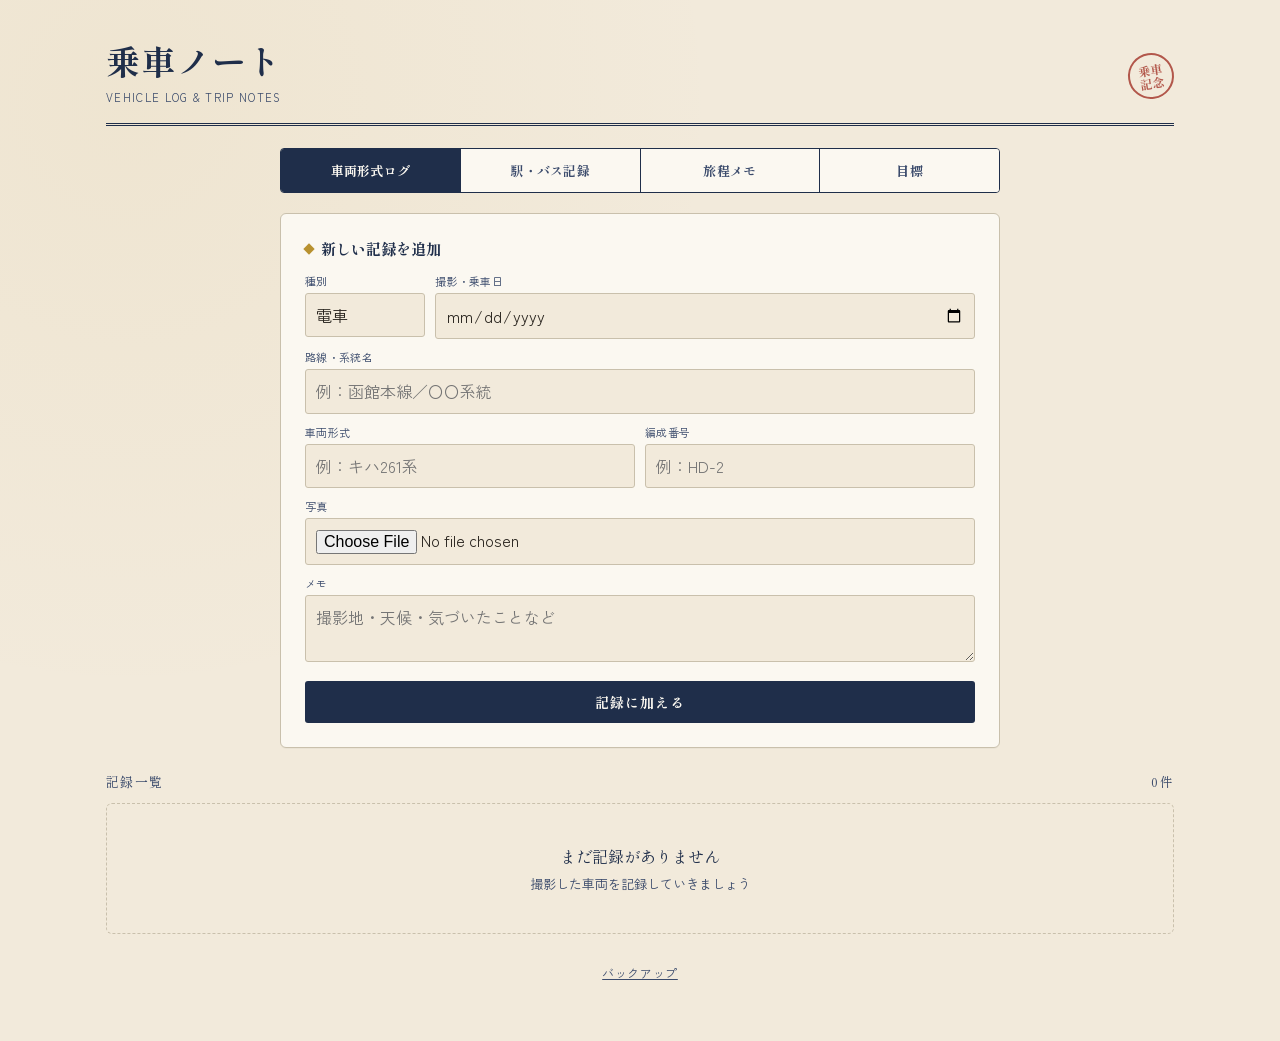
<file: index.html>
<!DOCTYPE html>
<html lang="ja">
<head>
<meta charset="UTF-8">
<meta name="viewport" content="width=device-width, initial-scale=1.0">
<title>乗車ノート — 車両ログ & 旅程メモ</title>
<link rel="preconnect" href="https://fonts.googleapis.com">
<link rel="preconnect" href="https://fonts.gstatic.com" crossorigin>
<link href="https://fonts.googleapis.com/css2?family=Shippori+Mincho:wght@500;700&family=Zen+Kaku+Gothic+New:wght@400;500;700&family=Courier+Prime:wght@400;700&display=swap" rel="stylesheet">
<link rel="stylesheet" href="style.css">

<!-- ホーム画面アイコン・アプリ風表示 -->
<link rel="apple-touch-icon" href="apple-touch-icon.png">
<link rel="icon" type="image/png" sizes="32x32" href="favicon-32.png">
<link rel="icon" type="image/png" sizes="16x16" href="favicon-16.png">
<meta name="apple-mobile-web-app-capable" content="yes">
<meta name="apple-mobile-web-app-status-bar-style" content="black-translucent">
<meta name="apple-mobile-web-app-title" content="乗車ノート">
<meta name="theme-color" content="#1F2E4A">
</head>
<body>
<div class="app">
  <header>
    <div>
      <h1>乗車ノート</h1>
      <div class="sub">VEHICLE LOG &amp; TRIP NOTES</div>
    </div>
    <div class="stamp">乗車<br>記念</div>
  </header>

  <nav class="tabs">
    <button id="tabBtn-vehicle" class="active" onclick="switchTab('vehicle')">車両形式ログ</button>
    <button id="tabBtn-visit" onclick="switchTab('visit')">駅・バス記録</button>
    <button id="tabBtn-trip" onclick="switchTab('trip')">旅程メモ</button>
    <button id="tabBtn-goal" onclick="switchTab('goal')">目標</button>
  </nav>

  <!-- 車両形式ログ -->
  <section id="panel-vehicle" class="panel active">
    <div class="form-card">
      <h2>新しい記録を追加</h2>
      <div class="field-row">
        <div class="field" style="max-width:120px;">
          <label>種別</label>
          <select id="v-type-kind">
            <option value="電車">電車</option>
            <option value="バス">バス</option>
          </select>
        </div>
        <div class="field">
          <label>撮影・乗車日</label>
          <input type="date" id="v-date">
        </div>
      </div>
      <div class="field-row">
        <div class="field">
          <label>路線・系統名</label>
          <input type="text" id="v-line" placeholder="例：函館本線／〇〇系統">
        </div>
      </div>
      <div class="field-row">
        <div class="field">
          <label>車両形式</label>
          <input type="text" id="v-type" placeholder="例：キハ261系">
        </div>
        <div class="field">
          <label>編成番号</label>
          <input type="text" id="v-formation" placeholder="例：HD-2">
        </div>
      </div>
      <div class="field-row">
        <div class="field">
          <label>写真</label>
          <input type="file" id="v-photo" accept="image/*">
        </div>
      </div>
      <div class="field-row">
        <div class="field">
          <label>メモ</label>
          <textarea id="v-memo" placeholder="撮影地・天候・気づいたことなど"></textarea>
        </div>
      </div>
      <button class="submit-btn" id="v-submit-btn" onclick="addVehicle()">記録に加える</button>
      <button class="submit-btn" id="v-cancel-btn" onclick="cancelEditVehicle()" style="display:none;background:var(--line-gray);margin-top:6px;">編集をやめる</button>
    </div>

    <div class="list-title"><span>記録一覧</span><span id="v-count">0件</span></div>
    <div id="v-list"></div>
  </section>

  <!-- 駅・バス記録 -->
  <section id="panel-visit" class="panel">
    <div class="form-card">
      <h2>訪問記録を追加</h2>
      <div class="field-row">
        <div class="field" style="max-width:120px;">
          <label>種別</label>
          <select id="s-type">
            <option value="駅">駅</option>
            <option value="バス">バス</option>
          </select>
        </div>
        <div class="field">
          <label>名前</label>
          <input type="text" id="s-name" placeholder="例：石狩沼田駅／〇〇バス停">
        </div>
      </div>
      <div class="field-row">
        <div class="field">
          <label>訪問日</label>
          <input type="date" id="s-date">
        </div>
      </div>
      <div class="field-row">
        <div class="field">
          <label>写真</label>
          <input type="file" id="s-photo" accept="image/*">
        </div>
      </div>
      <div class="field-row">
        <div class="field">
          <label>メモ</label>
          <textarea id="s-memo" placeholder="訪問時の様子・アクセス方法など"></textarea>
        </div>
      </div>
      <button class="submit-btn" id="s-submit-btn" onclick="addVisit()">記録に加える</button>
      <button class="submit-btn" id="s-cancel-btn" onclick="cancelEditVisit()" style="display:none;background:var(--line-gray);margin-top:6px;">編集をやめる</button>
    </div>

    <div class="list-title"><span>訪問記録一覧</span><span id="s-count">0件</span></div>
    <div id="s-list"></div>
  </section>

  <!-- 旅程メモ（ルート） -->
  <section id="panel-trip" class="panel">
    <div class="form-card">
      <h2>ルートを作る</h2>
      <div class="field-row">
        <div class="field"><label>ルート名</label><input type="text" id="r-name" placeholder="例：札幌→旭川 日帰り"></div>
        <div class="field"><label>日付</label><input type="date" id="r-date"></div>
      </div>
      <div class="field-row">
        <div class="field"><label>出発駅</label><input type="text" id="r-from"></div>
        <div class="field"><label>到着駅</label><input type="text" id="r-to"></div>
      </div>
      <div class="field-row">
        <div class="field"><label>路線・列車名</label><input type="text" id="r-line" placeholder="例：函館本線 普通"></div>
      </div>
      <div class="field-row">
        <div class="field"><label>発車時刻</label><input type="time" id="r-dep"></div>
        <div class="field"><label>到着時刻</label><input type="time" id="r-arr"></div>
      </div>
      <div class="field-row">
        <div class="field"><label>乗換・メモ</label><input type="text" id="r-note" placeholder="例：〇〇で乗換 5分"></div>
      </div>
      <button class="submit-btn" onclick="addDraftLeg()">区間を追加</button>
      <div id="r-legs" style="margin-top:10px;"></div>
      <button class="submit-btn" id="r-submit" onclick="saveRoute()" style="margin-top:12px;">保存する</button>
      <button class="submit-btn" id="r-cancel" onclick="cancelEditRoute()" style="display:none;background:var(--line-gray);margin-top:6px;">編集をやめる</button>
    </div>
    <div class="list-title"><span>ルート一覧</span><span id="r-count">0件</span></div>
    <div id="r-list"></div>
  </section>

  <!-- 目標 -->
  <section id="panel-goal" class="panel">
    <div class="form-card">
      <h2>次の目標を書き留める</h2>
      <div class="field-row">
        <div class="field">
          <label>行き先・目標</label>
          <input type="text" id="t-title" placeholder="例：東鹿越駅の廃線跡を歩く">
        </div>
        <div class="field" style="max-width:100px;">
          <label>優先度</label>
          <select id="t-priority">
            <option value="高">高</option>
            <option value="中" selected>中</option>
            <option value="低">低</option>
          </select>
        </div>
      </div>
      <div class="field-row">
        <div class="field">
          <label>メモ</label>
          <textarea id="t-memo" placeholder="行き方・季節・撮影候補地など"></textarea>
        </div>
      </div>
      <button class="submit-btn" id="t-submit-btn" onclick="addTrip()">目標に加える</button>
      <button class="submit-btn" id="t-cancel-btn" onclick="cancelEditTrip()" style="display:none;background:var(--line-gray);margin-top:6px;">編集をやめる</button>
    </div>

    <div class="list-title"><span>目標一覧</span><span id="t-count">0件</span></div>
    <div id="t-list"></div>
  </section>

  <footer>
    <a href="#" class="footer-link" id="menu-btn" onclick="toggleMenu();return false;">バックアップ</a>
    <div class="menu-panel" id="menu-panel">
      <button class="menu-item" onclick="exportBackup()">バックアップを書き出す</button>
      <button class="menu-item" onclick="document.getElementById('backup-file').click()">読み込んで復元</button>
      <input type="file" id="backup-file" accept="application/json" style="display:none" onchange="importBackup(event)">
      <div id="backup-status" class="backup-status"></div>
    </div>
  </footer>
</div>

<script src="script.js"></script>

</body>
</html>
</file>
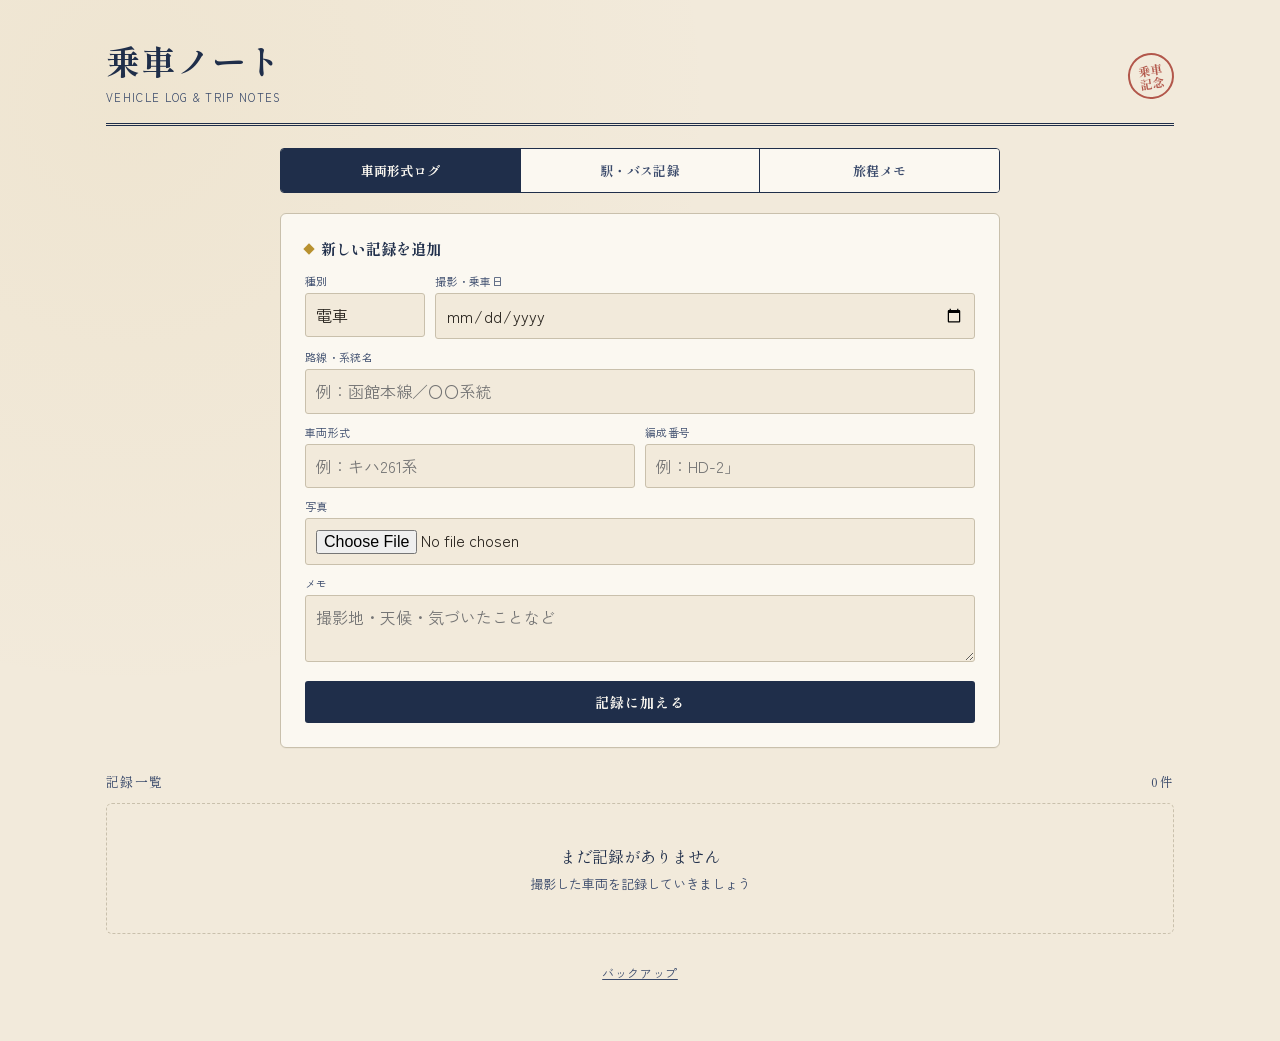
<file: index 14.html>
<!DOCTYPE html>
<html lang="ja">
<head>
<meta charset="UTF-8">
<meta name="viewport" content="width=device-width, initial-scale=1.0">
<title>乗車ノート — 車両ログ & 旅程メモ</title>
<link rel="preconnect" href="https://fonts.googleapis.com">
<link rel="preconnect" href="https://fonts.gstatic.com" crossorigin>
<link href="https://fonts.googleapis.com/css2?family=Shippori+Mincho:wght@500;700&family=Zen+Kaku+Gothic+New:wght@400;500;700&family=Courier+Prime:wght@400;700&display=swap" rel="stylesheet">
<link rel="stylesheet" href="style.css">

<!-- ホーム画面アイコン・アプリ風表示 -->
<link rel="apple-touch-icon" href="apple-touch-icon.png">
<link rel="icon" type="image/png" sizes="32x32" href="favicon-32.png">
<link rel="icon" type="image/png" sizes="16x16" href="favicon-16.png">
<meta name="apple-mobile-web-app-capable" content="yes">
<meta name="apple-mobile-web-app-status-bar-style" content="black-translucent">
<meta name="apple-mobile-web-app-title" content="乗車ノート">
<meta name="theme-color" content="#1F2E4A">
</head>
<body>
<div class="app">
  <header>
    <div>
      <h1>乗車ノート</h1>
      <div class="sub">VEHICLE LOG &amp; TRIP NOTES</div>
    </div>
    <div class="stamp">乗車<br>記念</div>
  </header>

  <nav class="tabs">
    <button id="tabBtn-vehicle" class="active" onclick="switchTab('vehicle')">車両形式ログ</button>
    <button id="tabBtn-visit" onclick="switchTab('visit')">駅・バス記録</button>
    <button id="tabBtn-trip" onclick="switchTab('trip')">旅程メモ</button>
  </nav>

  <!-- 車両形式ログ -->
  <section id="panel-vehicle" class="panel active">
    <div class="form-card">
      <h2>新しい記録を追加</h2>
      <div class="field-row">
        <div class="field" style="max-width:120px;">
          <label>種別</label>
          <select id="v-type-kind">
            <option value="電車">電車</option>
            <option value="バス">バス</option>
          </select>
        </div>
        <div class="field">
          <label>撮影・乗車日</label>
          <input type="date" id="v-date">
        </div>
      </div>
      <div class="field-row">
        <div class="field">
          <label>路線・系統名</label>
          <input type="text" id="v-line" placeholder="例：函館本線／〇〇系統">
        </div>
      </div>
      <div class="field-row">
        <div class="field">
          <label>車両形式</label>
          <input type="text" id="v-type" placeholder="例：キハ261系">
        </div>
        <div class="field">
          <label>編成番号</label>
          <input type="text" id="v-formation" placeholder="例：HD-2」">
        </div>
      </div>
      <div class="field-row">
        <div class="field">
          <label>写真</label>
          <input type="file" id="v-photo" accept="image/*">
        </div>
      </div>
      <div class="field-row">
        <div class="field">
          <label>メモ</label>
          <textarea id="v-memo" placeholder="撮影地・天候・気づいたことなど"></textarea>
        </div>
      </div>
      <button class="submit-btn" id="v-submit-btn" onclick="addVehicle()">記録に加える</button>
      <button class="submit-btn" id="v-cancel-btn" onclick="cancelEditVehicle()" style="display:none;background:var(--line-gray);margin-top:6px;">編集をやめる</button>
    </div>

    <div class="list-title"><span>記録一覧</span><span id="v-count">0件</span></div>
    <div id="v-list"></div>
  </section>

  <!-- 駅・バス記録 -->
  <section id="panel-visit" class="panel">
    <div class="form-card">
      <h2>訪問記録を追加</h2>
      <div class="field-row">
        <div class="field" style="max-width:120px;">
          <label>種別</label>
          <select id="s-type">
            <option value="駅">駅</option>
            <option value="バス">バス</option>
          </select>
        </div>
        <div class="field">
          <label>名前</label>
          <input type="text" id="s-name" placeholder="例：石狩沼田駅／〇〇バス停">
        </div>
      </div>
      <div class="field-row">
        <div class="field">
          <label>訪問日</label>
          <input type="date" id="s-date">
        </div>
      </div>
      <div class="field-row">
        <div class="field">
          <label>写真</label>
          <input type="file" id="s-photo" accept="image/*">
        </div>
      </div>
      <div class="field-row">
        <div class="field">
          <label>メモ</label>
          <textarea id="s-memo" placeholder="訪問時の様子・アクセス方法など"></textarea>
        </div>
      </div>
      <button class="submit-btn" id="s-submit-btn" onclick="addVisit()">記録に加える</button>
      <button class="submit-btn" id="s-cancel-btn" onclick="cancelEditVisit()" style="display:none;background:var(--line-gray);margin-top:6px;">編集をやめる</button>
    </div>

    <div class="list-title"><span>訪問記録一覧</span><span id="s-count">0件</span></div>
    <div id="s-list"></div>
  </section>

  <!-- 旅程メモ -->
  <section id="panel-trip" class="panel">
    <div class="form-card">
      <h2>次の目標を書き留める</h2>
      <div class="field-row">
        <div class="field">
          <label>行き先・目標</label>
          <input type="text" id="t-title" placeholder="例：東鹿越駅の廃線跡を歩く">
        </div>
        <div class="field" style="max-width:100px;">
          <label>優先度</label>
          <select id="t-priority">
            <option value="高">高</option>
            <option value="中" selected>中</option>
            <option value="低">低</option>
          </select>
        </div>
      </div>
      <div class="field-row">
        <div class="field">
          <label>メモ</label>
          <textarea id="t-memo" placeholder="行き方・季節・撮影候補地など"></textarea>
        </div>
      </div>
      <button class="submit-btn" id="t-submit-btn" onclick="addTrip()">目標に加える</button>
      <button class="submit-btn" id="t-cancel-btn" onclick="cancelEditTrip()" style="display:none;background:var(--line-gray);margin-top:6px;">編集をやめる</button>
    </div>

    <div class="list-title"><span>目標一覧</span><span id="t-count">0件</span></div>
    <div id="t-list"></div>
  </section>

  <footer>
    <a href="#" class="footer-link" id="menu-btn" onclick="toggleMenu();return false;">バックアップ</a>
    <div class="menu-panel" id="menu-panel">
      <button class="menu-item" onclick="exportBackup()">バックアップを書き出す</button>
      <button class="menu-item" onclick="document.getElementById('backup-file').click()">読み込んで復元</button>
      <input type="file" id="backup-file" accept="application/json" style="display:none" onchange="importBackup(event)">
      <div id="backup-status" class="backup-status"></div>
    </div>
  </footer>
</div>

<script src="script.js"></script>

</body>
</html>
</file>
<file: style.css>
:root{
  --paper:#F2EADB;
  --paper-deep:#E9DFC9;
  --indigo:#1F2E4A;
  --indigo-soft:#3A4A6B;
  --brass:#B8912F;
  --vermillion:#A83E32;
  --ink:#2B2620;
  --line-gray:#C9C0AC;
  --white:#FBF8F1;
}
*{box-sizing:border-box;}
body{
  margin:0;
  background:
    radial-gradient(circle at 10% 10%, rgba(184,145,47,0.06), transparent 40%),
    var(--paper);
  color:var(--ink);
  font-family:'Zen Kaku Gothic New', sans-serif;
  min-height:100vh;
  padding-bottom:60px;
}
.app{
  max-width:1100px;
  margin:0 auto;
  padding:0 16px;
}
header{
  padding:28px 0 18px;
  border-bottom:3px double var(--indigo);
  display:flex;
  align-items:baseline;
  justify-content:space-between;
  gap:12px;
}
header .stamp{
  width:46px;height:46px;flex:0 0 auto;
  border:2px solid var(--vermillion);
  border-radius:50%;
  color:var(--vermillion);
  display:flex;align-items:center;justify-content:center;
  font-family:'Shippori Mincho', serif;
  font-weight:700;
  font-size:12px;
  transform:rotate(-8deg);
  opacity:0.85;
  line-height:1.1;
  text-align:center;
}
h1{
  font-family:'Shippori Mincho', serif;
  font-weight:700;
  font-size:26px;
  margin:0;
  letter-spacing:0.04em;
  color:var(--indigo);
}
.sub{
  font-size:11px;
  letter-spacing:0.12em;
  color:var(--indigo-soft);
  margin-top:4px;
}

nav.tabs{
  display:flex;
  margin:22px 0 20px;
  border:1px solid var(--indigo);
  border-radius:4px;
  overflow:hidden;
}
nav.tabs button{
  flex:1;
  padding:12px 4px;
  background:var(--white);
  border:none;
  border-right:1px solid var(--indigo);
  font-family:'Shippori Mincho', serif;
  font-size:13px;
  font-weight:700;
  color:var(--indigo-soft);
  cursor:pointer;
  letter-spacing:0.02em;
  white-space:nowrap;
  overflow:hidden;
  text-overflow:ellipsis;
}
nav.tabs button:last-child{border-right:none;}
nav.tabs button.active{
  background:var(--indigo);
  color:var(--white);
}

section.panel{display:none;}
section.panel.active{display:block;}

.form-card{
  background:var(--white);
  border:1px solid var(--line-gray);
  border-radius:6px;
  padding:18px;
  margin-bottom:24px;
  box-shadow:0 1px 0 rgba(0,0,0,0.03);
}
.form-card h2{
  font-family:'Shippori Mincho', serif;
  font-size:15px;
  margin:0 0 14px;
  color:var(--indigo);
  display:flex;
  align-items:center;
  gap:8px;
}
.form-card h2::before{
  content:'';
  width:8px;height:8px;
  background:var(--brass);
  display:inline-block;
  transform:rotate(45deg);
}
.field-row{
  display:flex;
  flex-direction:column;
  gap:10px;
  margin-bottom:10px;
}
.field{width:100%;}
.field label{
  display:block;
  font-size:11px;
  color:var(--indigo-soft);
  margin-bottom:4px;
  letter-spacing:0.03em;
}
.field input, .field textarea, .field select{
  width:100%;
  padding:10px;
  border:1px solid var(--line-gray);
  border-radius:3px;
  background:var(--paper);
  font-family:'Zen Kaku Gothic New', sans-serif;
  font-size:16px;
  color:var(--ink);
  -webkit-appearance:none;
  appearance:none;
  line-height:1.4;
}
.field input[type="date"]{
  min-height:42px;
}
.field textarea{resize:vertical;min-height:44px;}
.field input:focus, .field textarea:focus, .field select:focus{
  outline:2px solid var(--brass);
  outline-offset:1px;
}
.submit-btn{
  width:100%;
  padding:11px;
  background:var(--indigo);
  color:var(--white);
  border:none;
  border-radius:3px;
  font-family:'Shippori Mincho', serif;
  font-weight:700;
  font-size:14px;
  letter-spacing:0.08em;
  cursor:pointer;
  margin-top:4px;
}
.submit-btn:active{background:var(--indigo-soft);}

.list-title{
  font-family:'Shippori Mincho', serif;
  font-size:13px;
  color:var(--indigo-soft);
  margin:0 0 12px;
  letter-spacing:0.1em;
  display:flex;
  justify-content:space-between;
}

/* ticket stub card */
.ticket{
  position:relative;
  background:var(--white);
  border:1px solid var(--indigo);
  border-radius:4px;
  margin-bottom:16px;
  display:flex;
  overflow:visible;
}
.ticket-main{
  flex:1;
  padding:14px 16px;
  border-right:2px dashed var(--line-gray);
  position:relative;
}
.ticket-stub{
  width:56px;
  flex:0 0 56px;
  display:flex;
  align-items:center;
  justify-content:center;
  padding:8px 4px;
}
.ticket-stub .date{
  writing-mode:vertical-rl;
  font-family:'Courier Prime', monospace;
  font-size:12px;
  color:var(--vermillion);
  letter-spacing:0.05em;
  font-weight:700;
}
/* perforation notches */
.ticket::before, .ticket::after{
  content:'';
  position:absolute;
  width:14px;height:14px;
  background:var(--paper);
  border-radius:50%;
  right:52px;
}
.ticket::before{top:-8px;}
.ticket::after{bottom:-8px;}

.ticket-line{
  font-family:'Courier Prime', monospace;
  font-size:10px;
  color:var(--brass);
  letter-spacing:0.08em;
  margin-bottom:4px;
  text-transform:uppercase;
}
.ticket-title{
  font-family:'Shippori Mincho', serif;
  font-size:16px;
  font-weight:700;
  color:var(--ink);
  margin-bottom:4px;
}
.ticket-meta{
  font-size:12px;
  color:var(--indigo-soft);
  margin-bottom:6px;
}
.ticket-memo{
  font-size:13px;
  color:var(--ink);
  line-height:1.5;
  white-space:pre-wrap;
}
.del-btn{
  position:absolute;
  top:8px;right:16px;
  background:none;
  border:none;
  color:var(--line-gray);
  font-size:12px;
  cursor:pointer;
  padding:2px 6px;
}
.del-btn:hover{color:var(--vermillion);}

/* trip note */
.trip-card{
  background:var(--white);
  border:1px solid var(--line-gray);
  border-left:4px solid var(--brass);
  border-radius:4px;
  padding:12px 14px;
  margin-bottom:12px;
  position:relative;
}
.trip-card.done{
  border-left-color:var(--indigo-soft);
  opacity:0.55;
}
.trip-card.done .trip-title{text-decoration:line-through;}
.trip-top{
  display:flex;
  align-items:center;
  gap:8px;
  flex-wrap:nowrap;
}
.trip-title{
  font-family:'Shippori Mincho', serif;
  font-size:15px;
  font-weight:700;
  flex:1;
  min-width:0;
  white-space:nowrap;
  overflow:hidden;
  text-overflow:ellipsis;
}
.check{
  width:20px;height:20px;flex:0 0 auto;
  border:2px solid var(--indigo);
  border-radius:3px;
  cursor:pointer;
  display:flex;align-items:center;justify-content:center;
  color:var(--white);
  font-size:13px;
  margin-top:1px;
}
.check.checked{background:var(--indigo);}
.priority-tag{
  font-size:10px;
  padding:2px 7px;
  border-radius:10px;
  font-weight:700;
  letter-spacing:0.05em;
  white-space:nowrap;
}
.priority-高{background:#F3DEDB;color:var(--vermillion);}
.priority-中{background:#F0E7CE;color:var(--brass);}
.priority-低{background:#E4E8EE;color:var(--indigo-soft);}
.trip-memo{
  font-size:13px;
  color:var(--ink);
  margin:8px 0 0 30px;
  line-height:1.5;
  white-space:pre-wrap;
}

.empty{
  text-align:center;
  padding:40px 20px;
  color:var(--indigo-soft);
  font-size:13px;
  border:1px dashed var(--line-gray);
  border-radius:6px;
}
.empty .big{
  font-family:'Shippori Mincho', serif;
  font-size:16px;
  color:var(--indigo);
  display:block;
  margin-bottom:6px;
}
footer{
  text-align:center;
  font-size:11px;
  color:var(--line-gray);
  margin-top:30px;
  letter-spacing:0.1em;
}
.footer-link{
  font-family:'Zen Kaku Gothic New', sans-serif;
  font-size:12px;
  color:var(--indigo-soft);
  text-decoration:underline;
  letter-spacing:0.05em;
  cursor:pointer;
}
.menu-panel{
  display:none;
  background:var(--white);
  border:1px solid var(--indigo);
  border-radius:6px;
  padding:12px;
  margin:14px auto 0;
  max-width:320px;
  text-align:left;
}
.menu-panel.open{display:block;}
.menu-item{
  width:100%;
  padding:10px;
  background:var(--paper);
  border:1px dashed var(--brass);
  border-radius:4px;
  font-family:'Zen Kaku Gothic New', sans-serif;
  font-size:13px;
  color:var(--indigo-soft);
  cursor:pointer;
  margin-bottom:8px;
  text-align:center;
}
.menu-item:last-of-type{margin-bottom:0;}
.menu-item:active{background:var(--paper-deep);}
.backup-status{
  font-size:11px;
  color:var(--indigo-soft);
  min-height:14px;
  margin-top:8px;
  text-align:center;
  letter-spacing:0.02em;
}

/* ---- Responsive: tablet ---- */
@media (min-width:700px){
  header{
    max-width:640px;
    margin-left:auto;
    margin-right:auto;
  }
  nav.tabs{
    max-width:640px;
    margin-left:auto;
    margin-right:auto;
  }
  .form-card{
    max-width:640px;
    margin-left:auto;
    margin-right:auto;
  }
  .field-row{
    flex-direction:row;
  }
  .field{width:auto;flex:1;min-width:0;}
  .list-title{
    max-width:640px;
    margin-left:auto;
    margin-right:auto;
  }
  #v-list, #s-list, #t-list, #r-list{
    max-width:640px;
    margin-left:auto;
    margin-right:auto;
    display:grid;
    grid-template-columns:repeat(2, 1fr);
    gap:16px;
    align-items:start;
  }
  .ticket, .trip-card{margin-bottom:0;}
  .empty{grid-column:1 / -1;}
  h1{font-size:30px;}
}

/* ---- Responsive: desktop ---- */
@media (min-width:1024px){
  header{max-width:1100px;padding-top:36px;}
  nav.tabs{max-width:720px;}
  h1{font-size:34px;}
  .form-card{max-width:720px;padding:24px;}
  .list-title{max-width:1100px;}
  #v-list, #s-list, #t-list, #r-list{
    max-width:1100px;
    grid-template-columns:repeat(3, 1fr);
    gap:18px;
  }
}
</file>
